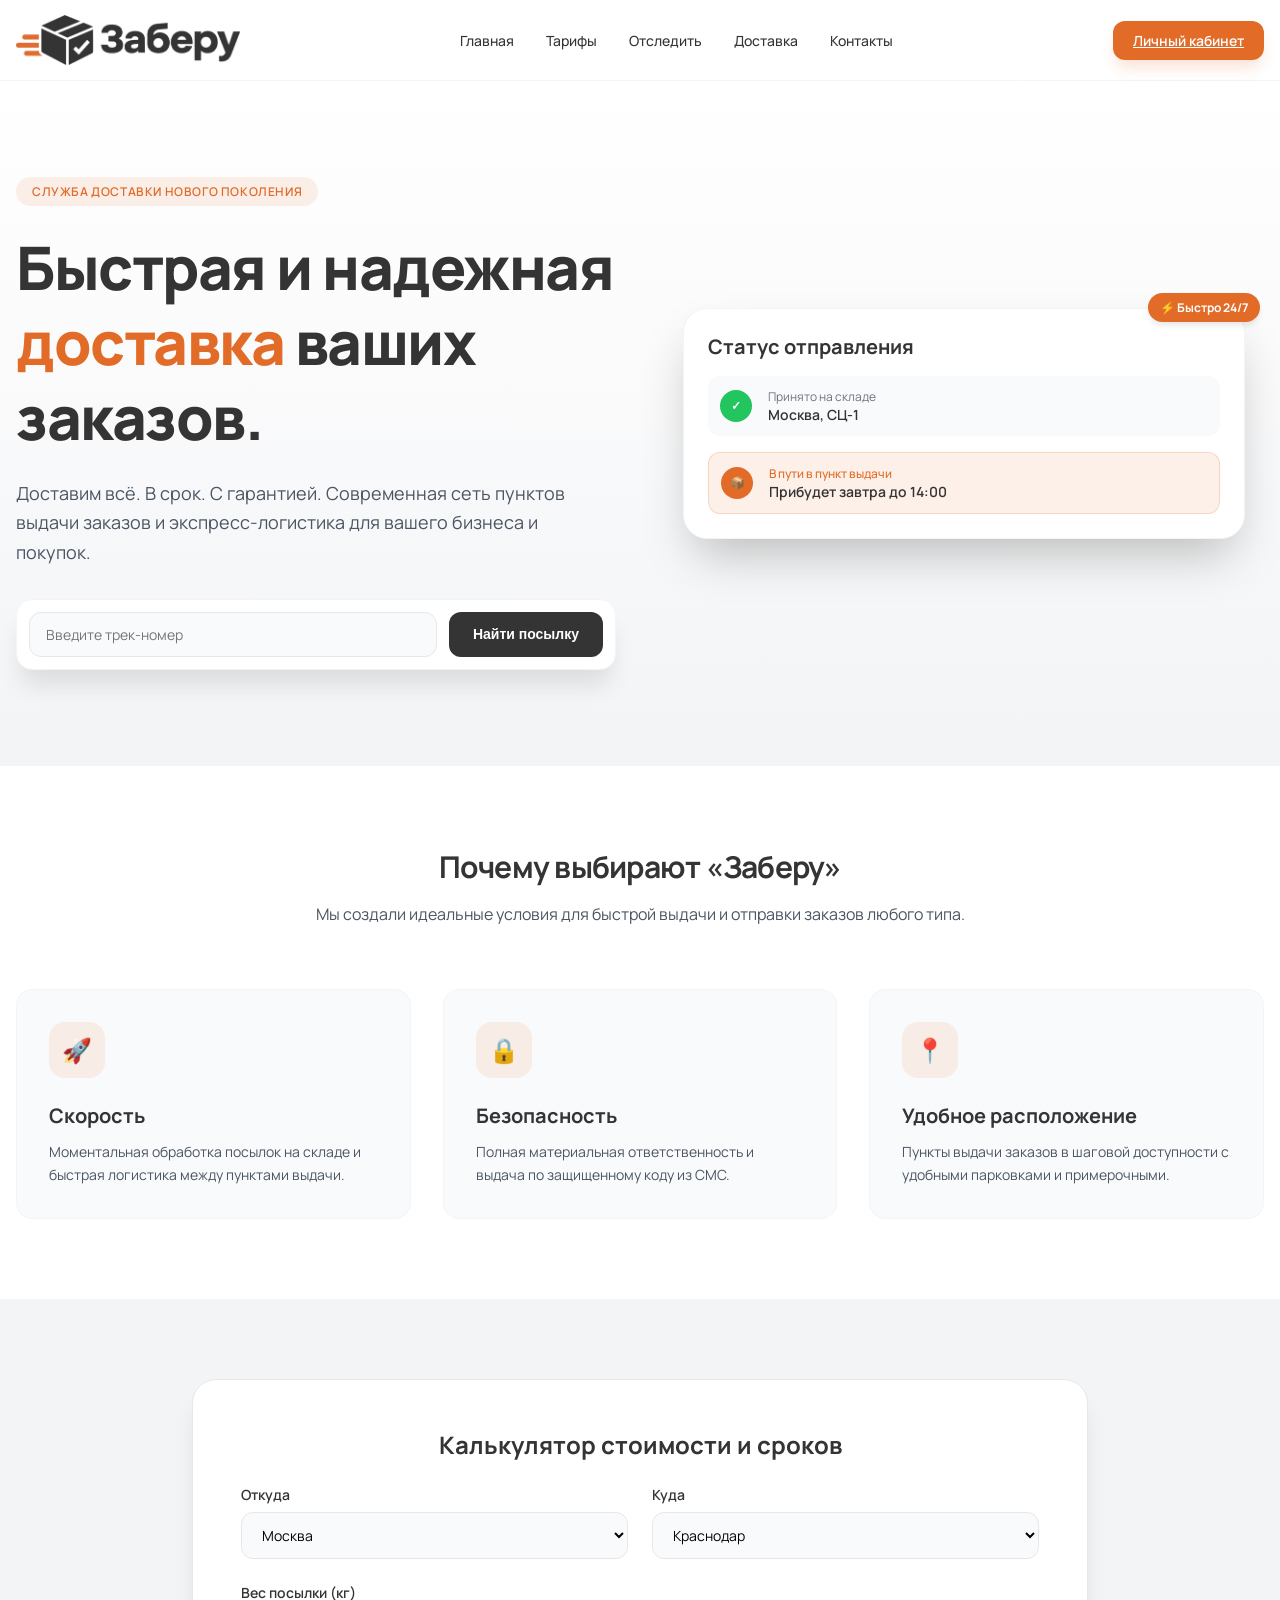
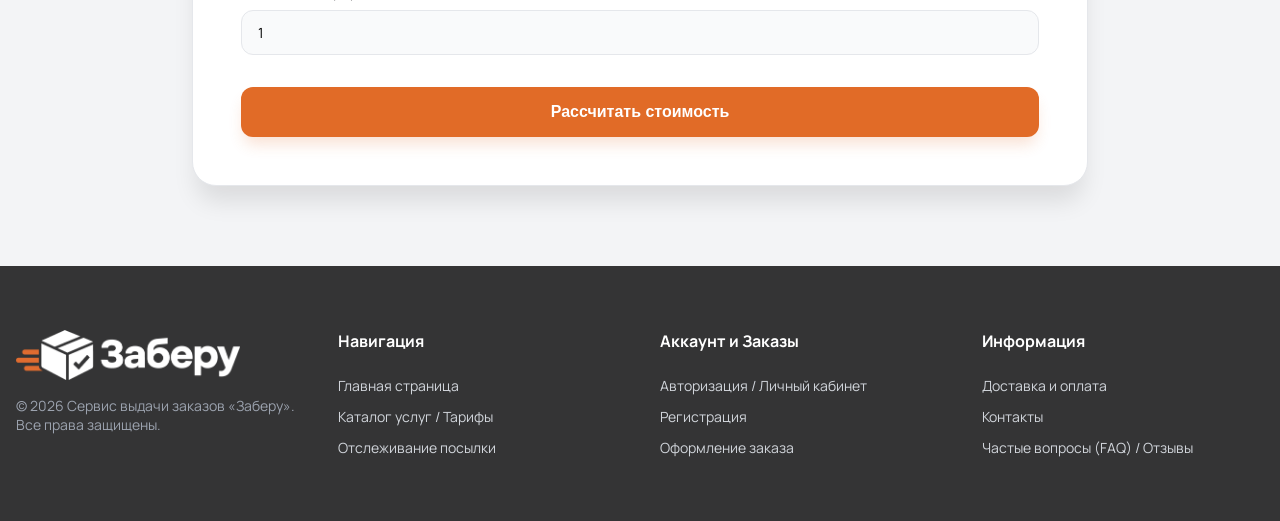
<file: index.html>
<!DOCTYPE html>
<html lang="ru">
<head>
    <meta charset="UTF-8">
    <meta name="viewport" content="width=device-width, initial-scale=1.0">
    <title>Заберу — Доставка и пункты выдачи</title>
    <link href="https://fonts.googleapis.com/css2?family=Manrope:wght@300;400;500;600;700;800&display=swap" rel="stylesheet">
    <link rel="stylesheet" href="style.css">
</head>
<body class="page-body">
    <header class="site-header">
        <div class="header-container">
            <div class="header-logo-wrap">
                <img class="logo-text" src="img\logo.png"></img>
            </div>
            <nav class="header-nav">
                <a href="index.html" class="nav-link">Главная</a>
                <a href="catalog.html" class="nav-link">Тарифы</a>
                <a href="tracking.php" class="nav-link">Отследить</a>
                <a href="delivery.html" class="nav-link">Доставка</a>
                <a href="contacts.html" class="nav-link">Контакты</a>
            </nav>
            <div>
                <a href="check_auth.php" class="btn-primary">Личный кабинет</a>
            </div>
        </div>
    </header>
    <section class="hero-section">
        <div class="hero-container">
            <div class="hero-grid">
                <div>
                    <span class="badge">
                        Служба доставки нового поколения
                    </span>
                    <h1 class="hero-title">
                        Быстрая и надежная <span class="text-orange">доставка</span> ваших заказов.
                    </h1>
                    <p class="hero-desc">
                        Доставим всё. В срок. С гарантией. Современная сеть пунктов выдачи заказов и экспресс-логистика для вашего бизнеса и покупок.
                    </p>
                    <div class="track-box">
                        <input type="text" id="trackInput" placeholder="Введите трек-номер" class="track-input">
                        <button onclick="trackParcel()" class="btn-dark">
                            Найти посылку
                        </button>
                    </div>
                    <div id="trackResult" class="track-result hidden"></div>
                </div>
                <div class="hero-card-wrapper">
                    <div class="status-card">
                        <div class="status-badge">
                            ⚡ Быстро 24/7
                        </div>
                        <h3 class="status-title">Статус отправления</h3>
                        <div class="status-list">
                            <div class="status-item-green">
                                <div class="status-icon-green">✓</div>
                                <div>
                                    <p class="status-sub">Принято на складе</p>
                                    <p class="status-main">Москва, СЦ-1</p>
                                </div>
                            </div>
                            <div class="status-item-orange">
                                <div class="status-icon-orange">📦</div>
                                <div>
                                    <p class="status-sub-orange">В пути в пункт выдачи</p>
                                    <p class="status-main">Прибудет завтра до 14:00</p>
                                </div>
                            </div>
                        </div>
                    </div>
                </div>
            </div>
        </div>
    </section>
    <section id="services" class="services-section">
        <div class="services-container">
            <div class="services-header">
                <h2 class="section-title">Почему выбирают «Заберу»</h2>
                <p class="section-desc">Мы создали идеальные условия для быстрой выдачи и отправки заказов любого типа.</p>
            </div>
            <div class="services-grid">
                <div class="service-card">
                    <div class="service-icon">🚀</div>
                    <h3 class="service-title">Скорость</h3>
                    <p class="service-text">Моментальная обработка посылок на складе и быстрая логистика между пунктами выдачи.</p>
                </div>
                <div class="service-card">
                    <div class="service-icon">🔒</div>
                    <h3 class="service-title">Безопасность</h3>
                    <p class="service-text">Полная материальная ответственность и выдача по защищенному коду из СМС.</p>
                </div>
                <div class="service-card">
                    <div class="service-icon">📍</div>
                    <h3 class="service-title">Удобное расположение</h3>
                    <p class="service-text">Пункты выдачи заказов в шаговой доступности с удобными парковками и примерочными.</p>
                </div>
            </div>
        </div>
    </section>
    <section id="calculator" class="calc-section">
        <div class="calc-container">
            <div class="calc-card">
                <h2 class="calc-title">Калькулятор стоимости и сроков</h2>
                <div class="calc-grid">
                    <div>
                        <label class="calc-label">Откуда</label>
                        <select class="calc-select">
                            <option>Москва</option>
                            <option>Санкт-Петербург</option>
                        </select>
                    </div>
                    <div>
                        <label class="calc-label">Куда</label>
                        <select class="calc-select">
                            <option>Краснодар</option>
                            <option>Екатеринбург</option>
                        </select>
                    </div>
                </div>
                <div class="calc-weight-wrap">
                    <label class="calc-label">Вес посылки (кг)</label>
                    <input type="number" value="1" min="0.1" max="50" class="calc-input">
                </div>
                <button onclick="calculateDelivery()" class="btn-calc">
                    Рассчитать стоимость
                </button>
                <div id="calcResult" class="calc-result hidden">
                    Срок доставки: 2-3 дня. Ориентировочная стоимость: 350 ₽
                </div>
            </div>
        </div>
    </section>
    <footer id="contacts" class="site-footer">
        <div class="footer-container">
            <div class="footer-col">
                <div class="footer-logo-wrap">
                    <img class="footer-title" src="img\logo-foot.png"></img>
                </div>
                <p class="footer-copy">© 2026 Сервис выдачи заказов «Заберу». Все права защищены.</p>
            </div>
            <div class="footer-col">
                <h4 class="footer-heading">Навигация</h4>
                <div class="footer-nav-list">
                    <a href="index.html" class="footer-link">Главная страница</a>
                    <a href="catalog.html" class="footer-link">Каталог услуг / Тарифы</a>
                    <a href="tracking.php" class="footer-link">Отслеживание посылки</a>
                    
                </div>
            </div>
            <div class="footer-col">
                <h4 class="footer-heading">Аккаунт и Заказы</h4>
                <div class="footer-nav-list">
                    <a href="check_auth.php" class="footer-link">Авторизация / Личный кабинет</a>
                    <a href="register.php" class="footer-link">Регистрация</a>
                    <a href="checkout.php" class="footer-link">Оформление заказа</a>
                </div>
            </div>
            <div class="footer-col">
                <h4 class="footer-heading">Информация</h4>
                <div class="footer-nav-list">
                    <a href="delivery.html" class="footer-link">Доставка и оплата</a>
                    <a href="contacts.html" class="footer-link">Контакты</a>
                    <a href="faq.php" class="footer-link">Частые вопросы (FAQ) / Отзывы</a>
                </div>
            </div>
        </div>
    </footer>
    <script>
        function trackParcel() {
            const input = document.getElementById('trackInput').value;
            const res = document.getElementById('trackResult');
            if(input.trim() !== '') {
                res.classList.remove('hidden');
                res.innerHTML = `Посылка "${input}" найдена: Статус - В пути в пункт выдачи.`;
            } else {
                alert('Пожалуйста, введите трек-номер');
            }
        }
        function calculateDelivery() {
            const res = document.getElementById('calcResult');
            res.classList.remove('hidden');
        }
        function openModal() {
            alert('Открытие формы авторизации.');
        }
    </script>
</body>
</html>
</file>
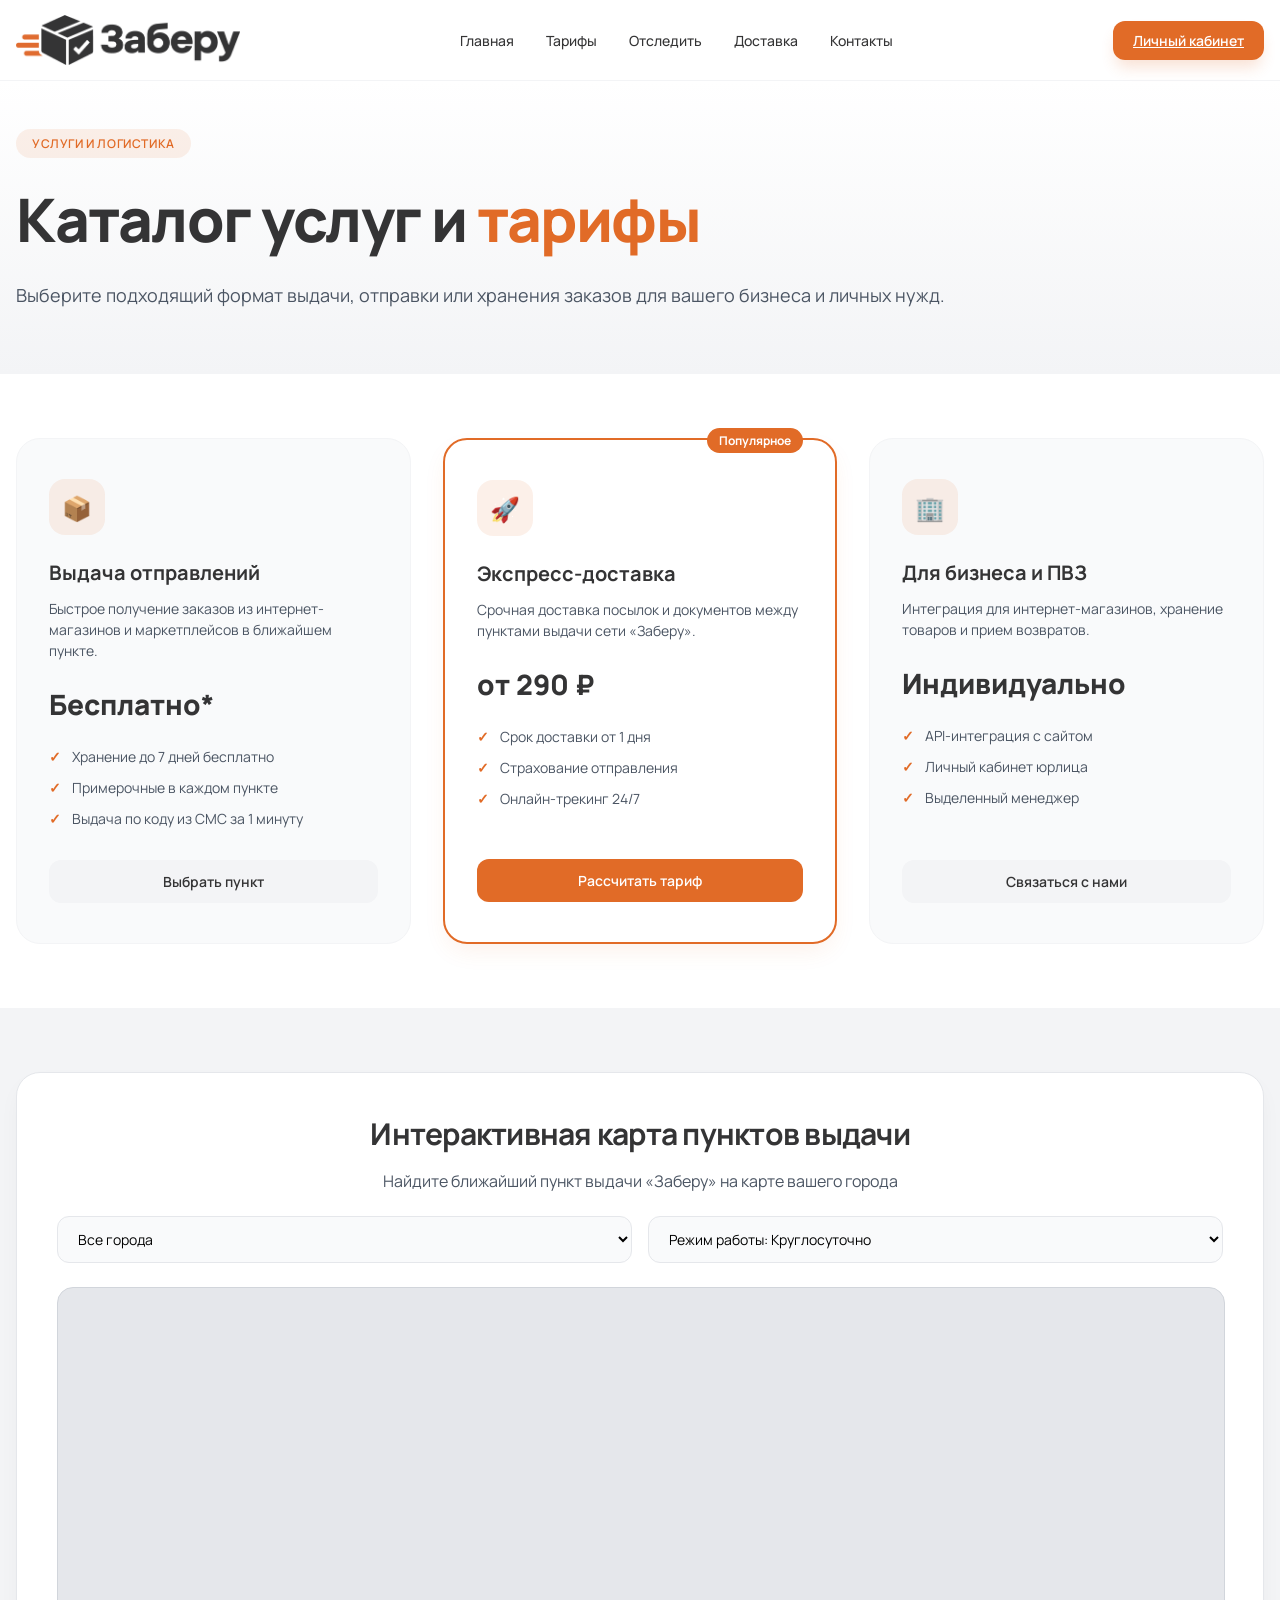
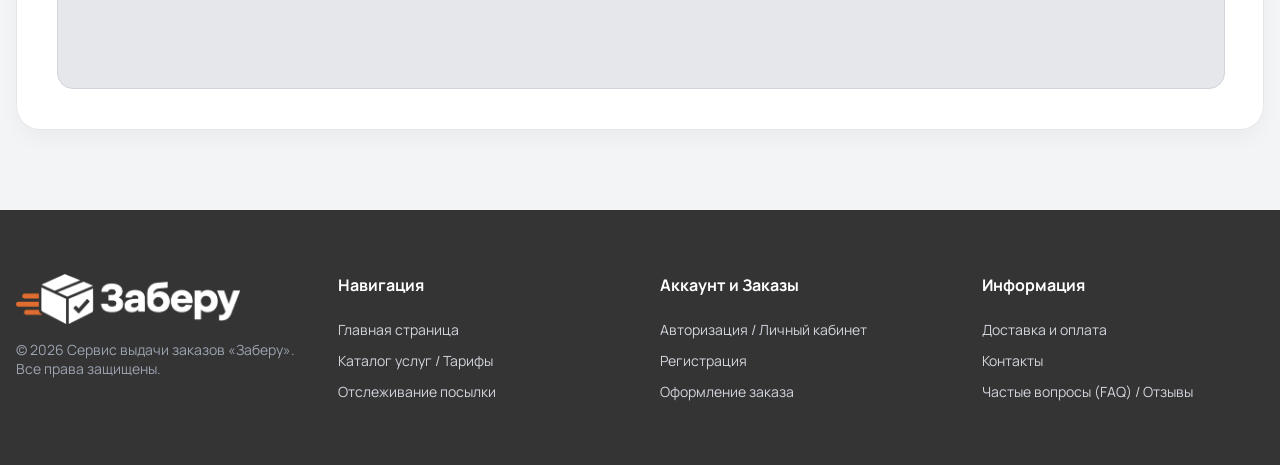
<file: catalog.html>
<!DOCTYPE html>
<html lang="ru">
<head>
    <meta charset="UTF-8">
    <meta name="viewport" content="width=device-width, initial-scale=1.0">
    <title>Заберу — Каталог услуг и тарифы</title>
    <link href="https://fonts.googleapis.com/css2?family=Manrope:wght@300;400;500;600;700;800&display=swap" rel="stylesheet">
    <link rel="stylesheet" href="style.css">
</head>
<body class="page-body">
    <header class="site-header">
        <div class="header-container">
            <div class="header-logo-wrap">
                <img class="logo-text" src="img\logo.png"></img>
            </div>
            <nav class="header-nav">
                <a href="index.html" class="nav-link">Главная</a>
                <a href="catalog.html" class="nav-link active">Тарифы</a>
                <a href="tracking.php" class="nav-link">Отследить</a>
                <a href="delivery.html" class="nav-link">Доставка</a>
                <a href="contacts.html" class="nav-link">Контакты</a>
            </nav>
            <div>
                <a href="check_auth.php" class="btn-primary">Личный кабинет</a>
            </div>
        </div>
    </header>

    <main class="main-content">
        <section class="page-header-section">
            <div class="hero-container">
                <span class="badge">Услуги и логистика</span>
                <h1 class="hero-title">Каталог услуг и <span class="text-orange">тарифы</span></h1>
                <p class="hero-desc">Выберите подходящий формат выдачи, отправки или хранения заказов для вашего бизнеса и личных нужд.</p>
            </div>
        </section>

        <section class="tariffs-section">
            <div class="hero-container">
                <div class="tariffs-grid">
                    <div class="tariff-card">
                        <div class="tariff-icon">📦</div>
                        <h3 class="tariff-title">Выдача отправлений</h3>
                        <p class="tariff-desc">Быстрое получение заказов из интернет-магазинов и маркетплейсов в ближайшем пункте.</p>
                        <div class="tariff-price">Бесплатно*</div>
                        <ul class="tariff-list">
                            <li>Хранение до 7 дней бесплатно</li>
                            <li>Примерочные в каждом пункте</li>
                            <li>Выдача по коду из СМС за 1 минуту</li>
                        </ul>
                        <a href="checkout.php" class="tariff-btn">Выбрать пункт</a>
                    </div>

                    <div class="tariff-card featured">
                        <div class="tariff-badge-top">Популярное</div>
                        <div class="tariff-icon">🚀</div>
                        <h3 class="tariff-title">Экспресс-доставка</h3>
                        <p class="tariff-desc">Срочная доставка посылок и документов между пунктами выдачи сети «Заберу».</p>
                        <div class="tariff-price">от 290 ₽</div>
                        <ul class="tariff-list">
                            <li>Срок доставки от 1 дня</li>
                            <li>Страхование отправления</li>
                            <li>Онлайн-трекинг 24/7</li>
                        </ul>
                        <a href="calculator.html" class="tariff-btn active-btn">Рассчитать тариф</a>
                    </div>

                    <div class="tariff-card">
                        <div class="tariff-icon">🏢</div>
                        <h3 class="tariff-title">Для бизнеса и ПВЗ</h3>
                        <p class="tariff-desc">Интеграция для интернет-магазинов, хранение товаров и прием возвратов.</p>
                        <div class="tariff-price">Индивидуально</div>
                        <ul class="tariff-list">
                            <li>API-интеграция с сайтом</li>
                            <li>Личный кабинет юрлица</li>
                            <li>Выделенный менеджер</li>
                        </ul>
                        <a href="contacts.html" class="tariff-btn">Связаться с нами</a>
                    </div>
                </div>
            </div>
        </section>

        <section class="map-section">
            <div class="hero-container">
                <div class="map-card">
                    <h2 class="section-title text-center">Интерактивная карта пунктов выдачи</h2>
                    <p class="section-desc text-center mb-6">Найдите ближайший пункт выдачи «Заберу» на карте вашего города</p>
                    <div class="map-filters">
                        <select class="calc-select">
                            <option>Все города</option>
                            <option>Москва</option>
                            <option>Санкт-Петербург</option>
                            <option>Казань</option>
                        </select>
                        <select class="calc-select">
                            <option>Режим работы: Круглосуточно</option>
                            <option>С примерочной</option>
                        </select>
                    </div>
                    <div class="map-placeholder">
                        <iframe 
                            src="https://yandex.ru/map-widget/v1/?um=constructor%3A7a192c7328906324901fbc65bc116f1a8e52dbcc5441e8e25d2c1c69df464a2f&source=constructor" 
                            width="100%" 
                            height="100%" 
                            frameborder="0" 
                            style="border-radius: 1rem; border: none;">
                        </iframe>
                    </div>
                </div>
            </div>
        </section>
    </main>

    <footer id="contacts" class="site-footer">
        <div class="footer-container">
            <div class="footer-col">
                <div class="footer-logo-wrap">
                    <img class="footer-title" src="img\logo-foot.png"></img>
                </div>
                <p class="footer-copy">© 2026 Сервис выдачи заказов «Заберу». Все права защищены.</p>
            </div>
            <div class="footer-col">
                <h4 class="footer-heading">Навигация</h4>
                <div class="footer-nav-list">
                    <a href="index.html" class="footer-link">Главная страница</a>
                    <a href="catalog.html" class="footer-link">Каталог услуг / Тарифы</a>
                    <a href="tracking.php" class="footer-link">Отслеживание посылки</a>

                </div>
            </div>
            <div class="footer-col">
                <h4 class="footer-heading">Аккаунт и Заказы</h4>
                <div class="footer-nav-list">
                    <a href="check_auth.php" class="footer-link">Авторизация / Личный кабинет</a>
                    <a href="register.php" class="footer-link">Регистрация</a>
                    <a href="checkout.php" class="footer-link">Оформление заказа</a>
                </div>
            </div>
            <div class="footer-col">
                <h4 class="footer-heading">Информация</h4>
                <div class="footer-nav-list">
                    <a href="delivery.html" class="footer-link">Доставка и оплата</a>
                    <a href="contacts.html" class="footer-link">Контакты</a>
                    <a href="faq.php" class="footer-link">Частые вопросы (FAQ) / Отзывы</a>
                </div>
            </div>
        </div>
    </footer>
</body>
</html>
</file>
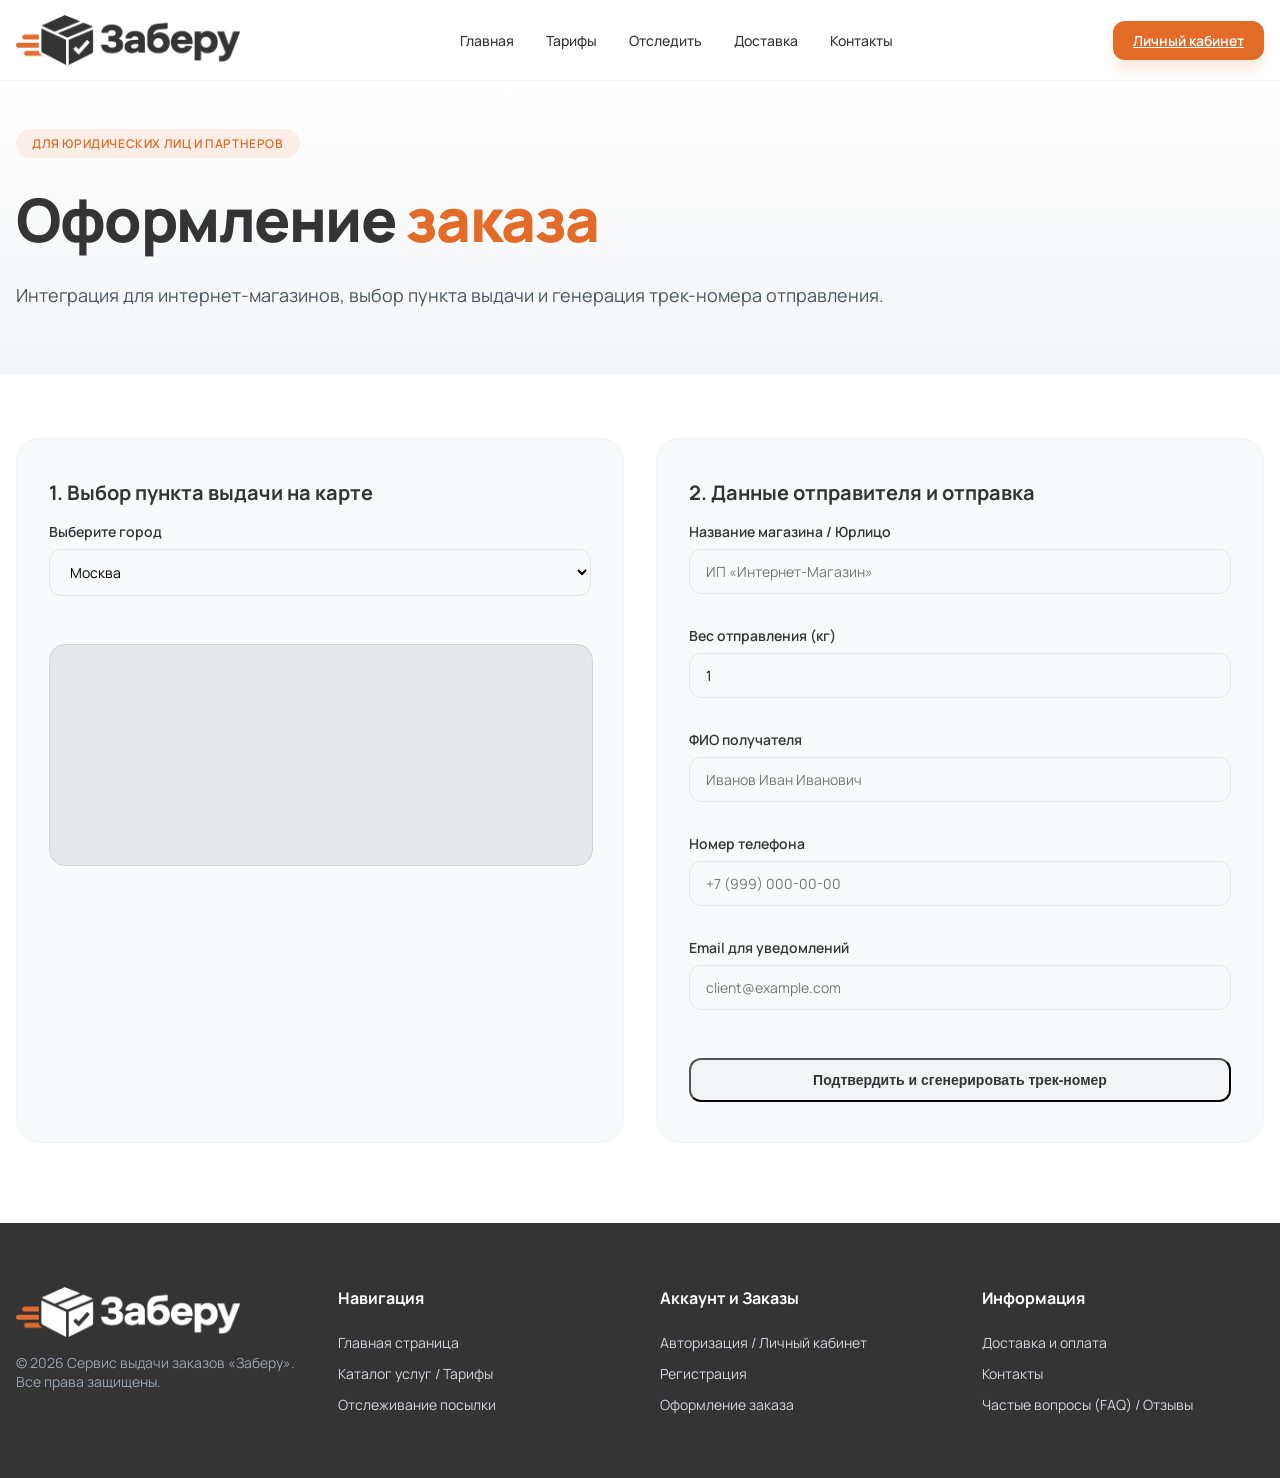
<file: checkout.html>
<!DOCTYPE html>
<html lang="ru">
<head>
    <meta charset="UTF-8">
    <meta name="viewport" content="width=device-width, initial-scale=1.0">
    <title>Заберу — Оформление заказа</title>
    <link href="https://fonts.googleapis.com/css2?family=Manrope:wght@300;400;500;600;700;800&display=swap" rel="stylesheet">
    <link rel="stylesheet" href="style.css">
</head>
<body class="page-body">
    <header class="site-header">
        <div class="header-container">
            <div class="header-logo-wrap">
                <img class="logo-text" src="img\logo.png" alt="Заберу">
            </div>
            <nav class="header-nav">
                <a href="index.html" class="nav-link">Главная</a>
                <a href="catalog.html" class="nav-link">Тарифы</a>
                <a href="tracking.php" class="nav-link">Отследить</a>
                <a href="delivery.html" class="nav-link">Доставка</a>
                <a href="contacts.html" class="nav-link">Контакты</a>
            </nav>
            <div>
                <a href="check_auth.php" class="btn-primary">Личный кабинет</a>
            </div>
        </div>
    </header>

    <main class="main-content">
        <section class="page-header-section">
            <div class="hero-container">
                <span class="badge">Для юридических лиц и партнеров</span>
                <h1 class="hero-title">Оформление <span class="text-orange">заказа</span></h1>
                <p class="hero-desc">Интеграция для интернет-магазинов, выбор пункта выдачи и генерация трек-номера отправления.</p>
            </div>
        </section>

        <section class="checkout-section">
            <div class="hero-container">
                <div class="checkout-grid">
                    <div class="delivery-card">
                        <h3 class="tariff-title mb-4">1. Выбор пункта выдачи на карте</h3>
                        <div class="calc-weight-wrap">
                            <label class="calc-label">Выберите город</label>
                            <select class="calc-select">
                                <option>Москва</option>
                                <option>Санкт-Петербург</option>
                                <option>Казань</option>
                            </select>
                        </div>
                        <div class="map-placeholder" style="height: 220px; margin-top: 1rem;">
                            <iframe 
                                src="https://yandex.ru/map-widget/v1/?um=constructor%3A7a192c7328906324901fbc65bc116f1a8e52dbcc5441e8e25d2c1c69df464a2f&source=constructor" 
                                width="100%" 
                                height="100%" 
                                frameborder="0" 
                                style="border-radius: 1rem; border: none;">
                            </iframe>
                        </div>
                    </div>

                    <div class="delivery-card">
                        <h3 class="tariff-title mb-4">2. Данные отправителя и отправка</h3>
                        <div class="calc-weight-wrap">
                            <label class="calc-label">Название магазина / Юрлицо</label>
                            <input type="text" placeholder="ИП «Интернет-Магазин»" class="calc-input">
                        </div>
                        <div class="calc-weight-wrap">
                            <label class="calc-label">Вес отправления (кг)</label>
                            <input type="number" value="1" min="0.1" max="50" class="calc-input">
                        </div>
                        <div class="calc-weight-wrap">
                            <label class="calc-label">ФИО получателя</label>
                            <input type="text" placeholder="Иванов Иван Иванович" class="calc-input">
                        </div>
                        <div class="calc-weight-wrap">
                            <label class="calc-label">Номер телефона</label>
                            <input type="text" placeholder="+7 (999) 000-00-00" class="calc-input">
                        </div>
                        <div class="calc-weight-wrap">
                            <label class="calc-label">Email для уведомлений</label>
                            <input type="email" placeholder="client@example.com" class="calc-input">
                        </div>
                        <button onclick="alert('Заказ успешно подтвержден! Трек-номер: ZAB-884920 сгенерирован.')" class="tariff-btn active-btn w-full mt-4">Подтвердить и сгенерировать трек-номер</button>
                    </div>
                </div>
            </div>
        </section>
    </main>

    <footer id="contacts" class="site-footer">
        <div class="footer-container">
            <div class="footer-col">
                <div class="footer-logo-wrap">
                    <img class="footer-title" src="img\logo-foot.png" alt="Заберу">
                </div>
                <p class="footer-copy">© 2026 Сервис выдачи заказов «Заберу». Все права защищены.</p>
            </div>
            <div class="footer-col">
                <h4 class="footer-heading">Навигация</h4>
                <div class="footer-nav-list">
                    <a href="index.html" class="footer-link">Главная страница</a>
                    <a href="catalog.html" class="footer-link">Каталог услуг / Тарифы</a>
                    <a href="tracking.php" class="footer-link">Отслеживание посылки</a>
                </div>
            </div>
            <div class="footer-col">
                <h4 class="footer-heading">Аккаунт и Заказы</h4>
                <div class="footer-nav-list">
                    <a href="check_auth.php" class="footer-link">Авторизация / Личный кабинет</a>
                    <a href="register.php" class="footer-link">Регистрация</a>
                    <a href="checkout.php" class="footer-link">Оформление заказа</a>
                </div>
            </div>
            <div class="footer-col">
                <h4 class="footer-heading">Информация</h4>
                <div class="footer-nav-list">
                    <a href="delivery.html" class="footer-link">Доставка и оплата</a>
                    <a href="contacts.html" class="footer-link">Контакты</a>
                    <a href="faq.php" class="footer-link">Частые вопросы (FAQ) / Отзывы</a>
                </div>
            </div>
        </div>
    </footer>
</body>
</html>
</file>
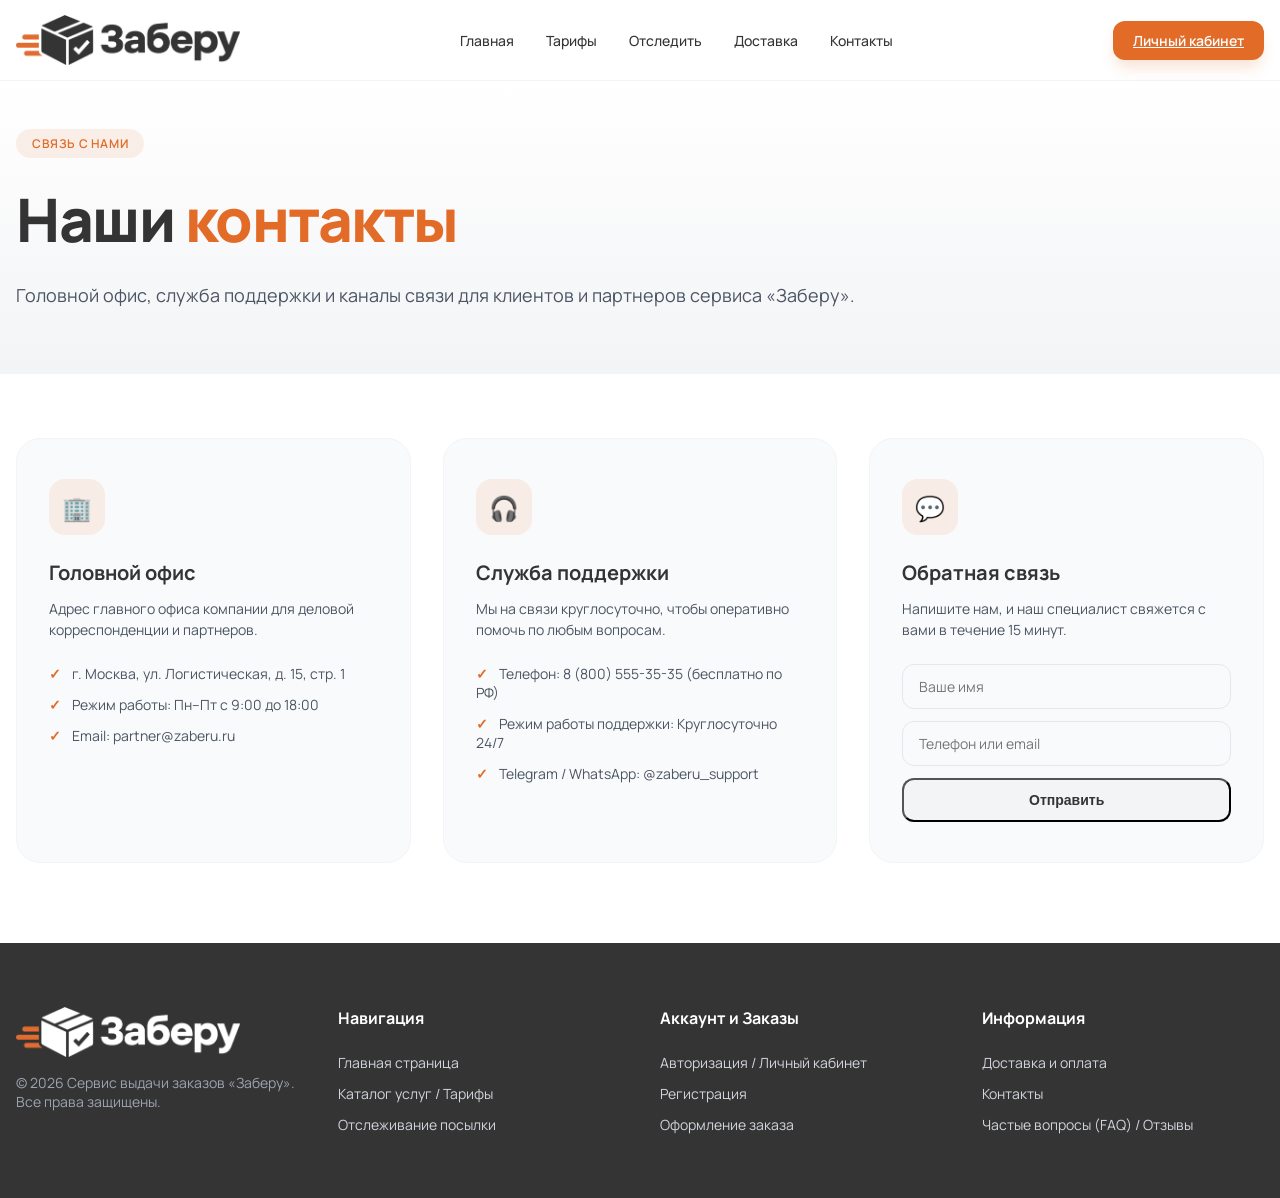
<file: contacts.html>
<!DOCTYPE html>
<html lang="ru">
<head>
    <meta charset="UTF-8">
    <meta name="viewport" content="width=device-width, initial-scale=1.0">
    <title>Заберу — Контакты и поддержка</title>
    <link href="https://fonts.googleapis.com/css2?family=Manrope:wght@300;400;500;600;700;800&display=swap" rel="stylesheet">
    <link rel="stylesheet" href="style.css">
</head>
<body class="page-body">
    <header class="site-header">
        <div class="header-container">
            <div class="header-logo-wrap">
                <img class="logo-text" src="img\logo.png"></img>
            </div>
            <nav class="header-nav">
                <a href="index.html" class="nav-link">Главная</a>
                <a href="catalog.html" class="nav-link">Тарифы</a>
                <a href="tracking.php" class="nav-link">Отследить</a>
                <a href="delivery.html" class="nav-link">Доставка</a>
                <a href="contacts.html" class="nav-link active">Контакты</a>
            </nav>
            <div>
                <a href="check_auth.php" class="btn-primary">Личный кабинет</a>
            </div>
        </div>
    </header>

    <main class="main-content">
        <section class="page-header-section">
            <div class="hero-container">
                <span class="badge">Связь с нами</span>
                <h1 class="hero-title">Наши <span class="text-orange">контакты</span></h1>
                <p class="hero-desc">Головной офис, служба поддержки и каналы связи для клиентов и партнеров сервиса «Заберу».</p>
            </div>
        </section>

        <section class="contacts-section">
            <div class="hero-container">
                <div class="contacts-grid">
                    <div class="delivery-card">
                        <div class="tariff-icon">🏢</div>
                        <h3 class="tariff-title">Головной офис</h3>
                        <p class="tariff-desc">Адрес главного офиса компании для деловой корреспонденции и партнеров.</p>
                        <ul class="tariff-list">
                            <li>г. Москва, ул. Логистическая, д. 15, стр. 1</li>
                            <li>Режим работы: Пн–Пт с 9:00 до 18:00</li>
                            <li>Email: partner@zaberu.ru</li>
                        </ul>
                    </div>

                    <div class="delivery-card">
                        <div class="tariff-icon">🎧</div>
                        <h3 class="tariff-title">Служба поддержки</h3>
                        <p class="tariff-desc">Мы на связи круглосуточно, чтобы оперативно помочь по любым вопросам.</p>
                        <ul class="tariff-list">
                            <li>Телефон: 8 (800) 555-35-35 (бесплатно по РФ)</li>
                            <li>Режим работы поддержки: Круглосуточно 24/7</li>
                            <li>Telegram / WhatsApp: @zaberu_support</li>
                        </ul>
                    </div>

                    <div class="delivery-card">
                        <div class="tariff-icon">💬</div>
                        <h3 class="tariff-title">Обратная связь</h3>
                        <p class="tariff-desc">Напишите нам, и наш специалист свяжется с вами в течение 15 минут.</p>
                        <div class="feedback-form">
                            <input type="text" placeholder="Ваше имя" class="calc-input mb-3">
                            <input type="text" placeholder="Телефон или email" class="calc-input mb-3">
                            <button onclick="alert('Сообщение отправлено! Мы свяжемся с вами.')" class="tariff-btn active-btn w-full">Отправить</button>
                        </div>
                    </div>
                </div>
            </div>
        </section>
    </main>

    <footer id="contacts" class="site-footer">
        <div class="footer-container">
            <div class="footer-col">
                <div class="footer-logo-wrap">
                    <img class="footer-title" src="img\logo-foot.png"></img>
                </div>
                <p class="footer-copy">© 2026 Сервис выдачи заказов «Заберу». Все права защищены.</p>
            </div>
            <div class="footer-col">
                <h4 class="footer-heading">Навигация</h4>
                <div class="footer-nav-list">
                    <a href="index.html" class="footer-link">Главная страница</a>
                    <a href="catalog.html" class="footer-link">Каталог услуг / Тарифы</a>
                    <a href="tracking.php" class="footer-link">Отслеживание посылки</a>
                    
                </div>
            </div>
            <div class="footer-col">
                <h4 class="footer-heading">Аккаунт и Заказы</h4>
                <div class="footer-nav-list">
                    <a href="check_auth.php" class="footer-link">Авторизация / Личный кабинет</a>
                    <a href="register.php" class="footer-link">Регистрация</a>
                    <a href="checkout.php" class="footer-link">Оформление заказа</a>
                </div>
            </div>
            <div class="footer-col">
                <h4 class="footer-heading">Информация</h4>
                <div class="footer-nav-list">
                    <a href="delivery.html" class="footer-link">Доставка и оплата</a>
                    <a href="contacts.html" class="footer-link">Контакты</a>
                    <a href="faq.php" class="footer-link">Частые вопросы (FAQ) / Отзывы</a>
                </div>
            </div>
        </div>
    </footer>
</body>
</html>
</file>
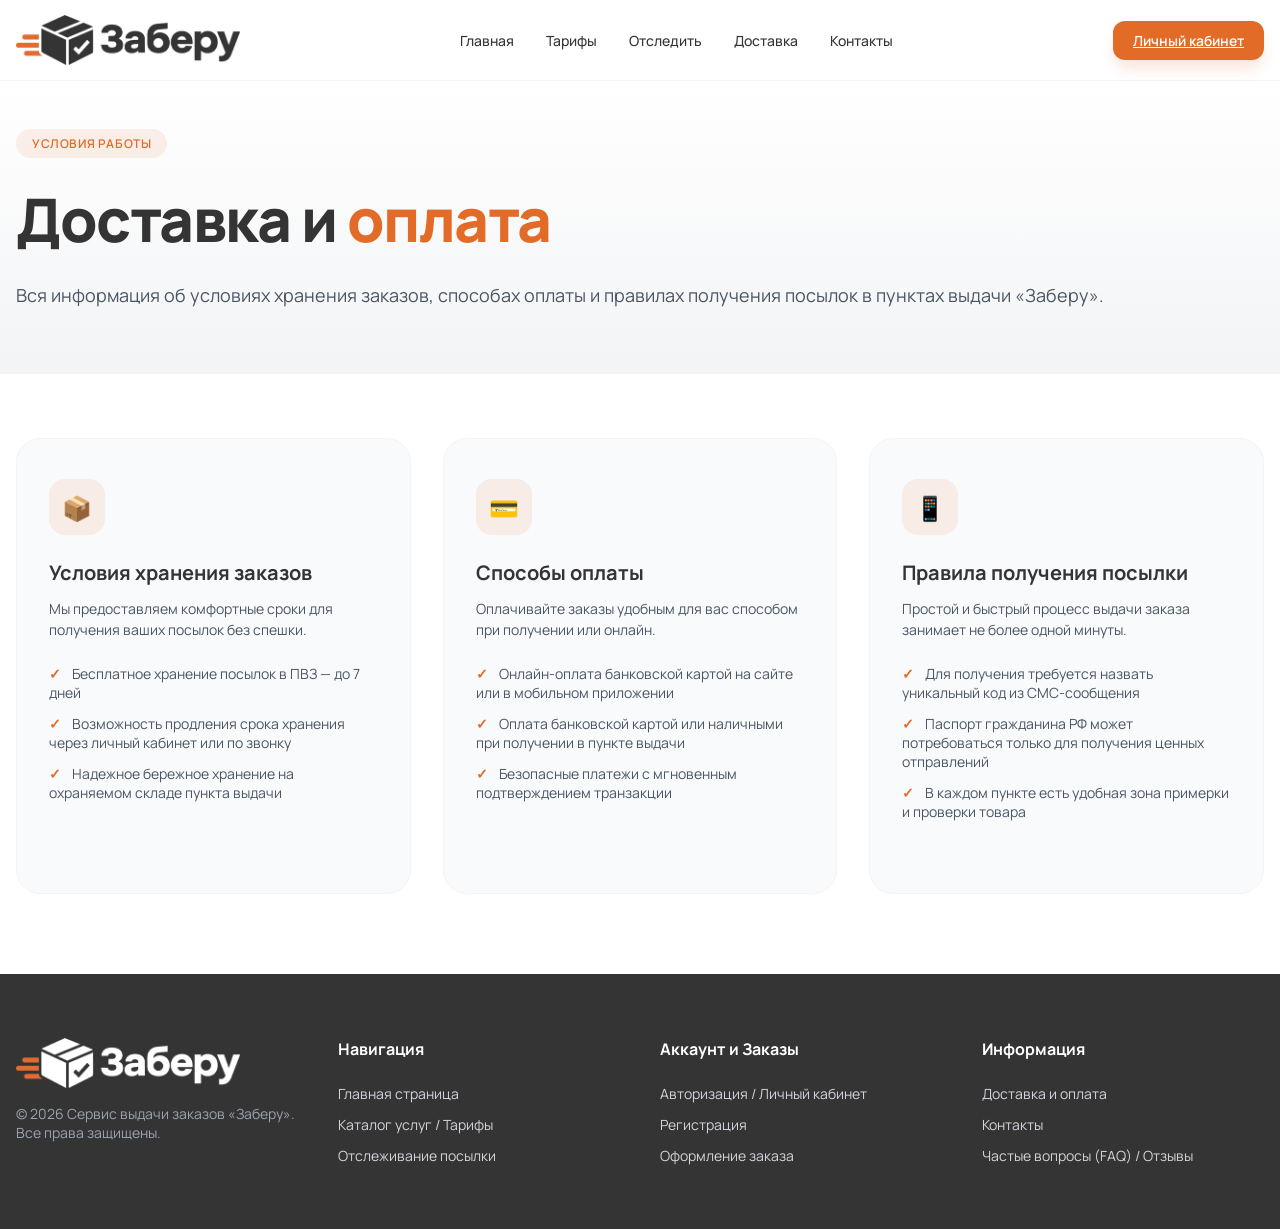
<file: delivery.html>
<!DOCTYPE html>
<html lang="ru">
<head>
    <meta charset="UTF-8">
    <meta name="viewport" content="width=device-width, initial-scale=1.0">
    <title>Заберу — Доставка и оплата</title>
    <link href="https://fonts.googleapis.com/css2?family=Manrope:wght@300;400;500;600;700;800&display=swap" rel="stylesheet">
    <link rel="stylesheet" href="style.css">
</head>
<body class="page-body">
    <header class="site-header">
        <div class="header-container">
            <div class="header-logo-wrap">
                <img class="logo-text" src="img\logo.png"></img>
            </div>
            <nav class="header-nav">
                <a href="index.html" class="nav-link">Главная</a>
                <a href="catalog.html" class="nav-link">Тарифы</a>
                <a href="tracking.php" class="nav-link">Отследить</a>
                <a href="delivery.html" class="nav-link active">Доставка</a>
                <a href="contacts.html" class="nav-link">Контакты</a>
            </nav>
            <div>
                <a href="check_auth.php" class="btn-primary">Личный кабинет</a>
            </div>
        </div>
    </header>

    <main class="main-content">
        <section class="page-header-section">
            <div class="hero-container">
                <span class="badge">Условия работы</span>
                <h1 class="hero-title">Доставка и <span class="text-orange">оплата</span></h1>
                <p class="hero-desc">Вся информация об условиях хранения заказов, способах оплаты и правилах получения посылок в пунктах выдачи «Заберу».</p>
            </div>
        </section>

        <section class="delivery-info-section">
            <div class="hero-container">
                <div class="delivery-grid">
                    <div class="delivery-card">
                        <div class="tariff-icon">📦</div>
                        <h3 class="tariff-title">Условия хранения заказов</h3>
                        <p class="tariff-desc">Мы предоставляем комфортные сроки для получения ваших посылок без спешки.</p>
                        <ul class="tariff-list">
                            <li>Бесплатное хранение посылок в ПВЗ — до 7 дней</li>
                            <li>Возможность продления срока хранения через личный кабинет или по звонку</li>
                            <li>Надежное бережное хранение на охраняемом складе пункта выдачи</li>
                        </ul>
                    </div>

                    <div class="delivery-card">
                        <div class="tariff-icon">💳</div>
                        <h3 class="tariff-title">Способы оплаты</h3>
                        <p class="tariff-desc">Оплачивайте заказы удобным для вас способом при получении или онлайн.</p>
                        <ul class="tariff-list">
                            <li>Онлайн-оплата банковской картой на сайте или в мобильном приложении</li>
                            <li>Оплата банковской картой или наличными при получении в пункте выдачи</li>
                            <li>Безопасные платежи с мгновенным подтверждением транзакции</li>
                        </ul>
                    </div>

                    <div class="delivery-card">
                        <div class="tariff-icon">📱</div>
                        <h3 class="tariff-title">Правила получения посылки</h3>
                        <p class="tariff-desc">Простой и быстрый процесс выдачи заказа занимает не более одной минуты.</p>
                        <ul class="tariff-list">
                            <li>Для получения требуется назвать уникальный код из СМС-сообщения</li>
                            <li>Паспорт гражданина РФ может потребоваться только для получения ценных отправлений</li>
                            <li>В каждом пункте есть удобная зона примерки и проверки товара</li>
                        </ul>
                    </div>
                </div>
            </div>
        </section>
    </main>

    <footer id="contacts" class="site-footer">
        <div class="footer-container">
            <div class="footer-col">
                <div class="footer-logo-wrap">
                    <img class="footer-title" src="img\logo-foot.png"></img>
                </div>
                <p class="footer-copy">© 2026 Сервис выдачи заказов «Заберу». Все права защищены.</p>
            </div>
            <div class="footer-col">
                <h4 class="footer-heading">Навигация</h4>
                <div class="footer-nav-list">
                    <a href="index.html" class="footer-link">Главная страница</a>
                    <a href="catalog.html" class="footer-link">Каталог услуг / Тарифы</a>
                    <a href="tracking.php" class="footer-link">Отслеживание посылки</a>
                    
                </div>
            </div>
            <div class="footer-col">
                <h4 class="footer-heading">Аккаунт и Заказы</h4>
                <div class="footer-nav-list">
                    <a href="check_auth.php" class="footer-link">Авторизация / Личный кабинет</a>
                    <a href="register.php" class="footer-link">Регистрация</a>
                    <a href="checkout.php" class="footer-link">Оформление заказа</a>
                </div>
            </div>
            <div class="footer-col">
                <h4 class="footer-heading">Информация</h4>
                <div class="footer-nav-list">
                    <a href="delivery.html" class="footer-link">Доставка и оплата</a>
                    <a href="contacts.html" class="footer-link">Контакты</a>
                    <a href="faq.php" class="footer-link">Частые вопросы (FAQ) / Отзывы</a>
                </div>
            </div>
        </div>
    </footer>
</body>
</html>
</file>
<file: style.css>
:root {
    --brand-orange: #E16B27;
    --brand-orange-hover: #DD6129;
    --brand-dark: #343435;
    --brand-light: #EDEDED;
    --bg-gray: #FAFAFA;
}

html {
    scroll-behavior: smooth;
}

body.page-body {
    font-family: 'Manrope', sans-serif;
    color: var(--brand-dark);
    background-color: var(--bg-gray);
    margin: 0;
    padding: 0;
    -webkit-font-smoothing: antialiased;
}

a, button, input, select {
    transition: all 0.25s ease-in-out;
}

.site-header {
    position: sticky;
    top: 0;
    z-index: 50;
    background: rgba(255, 255, 255, 0.9);
    backdrop-filter: blur(12px);
    border-bottom: 1px solid #f3f4f6;
}

.header-container {
    max-width: 80rem;
    margin: 0 auto;
    padding: 0 1rem;
    height: 5rem;
    display: flex;
    align-items: center;
    justify-content: space-between;
}

.header-logo-wrap {
    display: flex;
    align-items: center;
    gap: 0.75rem;
}

.logo-icon {

    height: 50px;


    display: flex;
    align-items: center;
    justify-content: center;
    font-weight: 700;
    font-size: 1.25rem;

}

.logo-text {
    font-size: 1.5rem;
    font-weight: 800;
    letter-spacing: -0.025em;
    color: var(--brand-dark);
    height: 50px;
}

.header-nav {
    display: none;
}

@media (min-width: 768px) {
    .header-nav {
        display: flex;
        align-items: center;
        gap: 2rem;
        font-weight: 500;
        font-size: 0.875rem;
    }
}

.nav-link {
    color: inherit;
    text-decoration: none;
}

.nav-link:hover {
    color: var(--brand-orange);
}

.btn-primary {
    background-color: var(--brand-orange);
    color: #ffffff;
    padding: 0.625rem 1.25rem;
    border-radius: 0.75rem;
    font-weight: 600;
    font-size: 0.875rem;
    border: none;
    cursor: pointer;
    box-shadow: 0 10px 15px -3px rgba(225, 107, 39, 0.2);
}

.btn-primary:hover {
    background-color: var(--brand-orange-hover);
}

.hero-section {
    position: relative;
    background: linear-gradient(to bottom, #ffffff, #f3f4f6);
    padding: 4rem 0;
    overflow: hidden;
}

@media (min-width: 1024px) {
    .hero-section {
        padding: 6rem 0;
    }
}

.hero-container {
    max-width: 80rem;
    margin: 0 auto;
    padding: 0 1rem;
    position: relative;
    z-index: 10;
}

.hero-grid {
    display: grid;
    grid-template-columns: 1fr;
    gap: 3rem;
    align-items: center;
}

@media (min-width: 1024px) {
    .hero-grid {
        grid-template-columns: repeat(2, minmax(0, 1fr));
    }
}

.badge {
    display: inline-block;
    background-color: rgba(225, 107, 39, 0.1);
    color: var(--brand-orange);
    font-weight: 600;
    padding: 0.375rem 1rem;
    border-radius: 9999px;
    font-size: 0.75rem;
    text-transform: uppercase;
    letter-spacing: 0.05em;
    margin-bottom: 1.5rem;
}

.hero-title {
    font-size: 2.25rem;
    font-weight: 800;
    letter-spacing: -0.025em;
    color: var(--brand-dark);
    line-height: 1.25;
    margin-bottom: 1.5rem;
    margin-top: 0;
}

@media (min-width: 640px) {
    .hero-title {
        font-size: 3rem;
    }
}

@media (min-width: 1024px) {
    .hero-title {
        font-size: 3.75rem;
    }
}

.text-orange {
    color: var(--brand-orange);
}

.hero-desc {
    font-size: 1.125rem;
    color: #4b5563;
    margin-bottom: 2rem;
    line-height: 1.625;
    margin-top: 0;
}

.track-box {
    background: #ffffff;
    padding: 0.75rem;
    border-radius: 1rem;
    box-shadow: 0 20px 25px -5px rgba(0, 0, 0, 0.1);
    border: 1px solid #f3f4f6;
    display: flex;
    flex-direction: column;
    gap: 0.75rem;
}

@media (min-width: 640px) {
    .track-box {
        flex-direction: row;
    }
}

.track-input {
    flex-grow: 1;
    padding: 0.75rem 1rem;
    border-radius: 0.75rem;
    background-color: #f9fafb;
    border: 1px solid #e5e7eb;
    outline: none;
    font-size: 0.875rem;
    font-family: inherit;
}

.track-input:focus {
    border-color: var(--brand-orange);
}

.btn-dark {
    background-color: var(--brand-dark);
    color: #ffffff;
    padding: 0.75rem 1.5rem;
    border-radius: 0.75rem;
    font-weight: 600;
    font-size: 0.875rem;
    border: none;
    cursor: pointer;
}

.btn-dark:hover {
    background-color: #000000;
}

.track-result {
    margin-top: 0.75rem;
    font-size: 0.875rem;
    font-weight: 500;
    color: var(--brand-orange);
}

.hidden {
    display: none;
}

.hero-card-wrapper {
    position: relative;
    display: flex;
    justify-content: center;
}

.status-card {
    width: 100%;
    max-width: 32rem;
    background: #ffffff;
    padding: 1.5rem;
    border-radius: 1.5rem;
    box-shadow: 0 25px 50px -12px rgba(0, 0, 0, 0.25);
    border: 1px solid #f3f4f6;
    position: relative;
}

.status-badge {
    position: absolute;
    top: -1rem;
    right: -1rem;
    background-color: var(--brand-orange);
    color: #ffffff;
    font-size: 0.75rem;
    font-weight: 700;
    padding: 0.375rem 0.75rem;
    border-radius: 9999px;
    box-shadow: 0 4px 6px -1px rgba(0, 0, 0, 0.1);
}

.status-title {
    font-size: 1.25rem;
    font-weight: 700;
    margin-bottom: 1rem;
    margin-top: 0;
}

.status-list {
    display: flex;
    flex-direction: column;
    gap: 1rem;
}

.status-item-green {
    display: flex;
    align-items: center;
    gap: 1rem;
    padding: 0.75rem;
    background-color: #f9fafb;
    border-radius: 0.75rem;
}

.status-icon-green {
    width: 2rem;
    height: 2rem;
    border-radius: 9999px;
    background-color: #22c55e;
    color: #ffffff;
    display: flex;
    align-items: center;
    justify-content: center;
    font-weight: 700;
    font-size: 0.75rem;
    flex-shrink: 0;
}

.status-sub {
    font-size: 0.75rem;
    color: #6b7280;
    margin: 0;
}

.status-main {
    font-size: 0.875rem;
    font-weight: 600;
    margin: 0;
}

.status-item-orange {
    display: flex;
    align-items: center;
    gap: 1rem;
    padding: 0.75rem;
    background-color: rgba(225, 107, 39, 0.1);
    border-radius: 0.75rem;
    border: 1px solid rgba(225, 107, 39, 0.2);
}

.status-icon-orange {
    width: 2rem;
    height: 2rem;
    border-radius: 9999px;
    background-color: var(--brand-orange);
    color: #ffffff;
    display: flex;
    align-items: center;
    justify-content: center;
    font-weight: 700;
    font-size: 0.75rem;
    flex-shrink: 0;
}

.status-sub-orange {
    font-size: 0.75rem;
    color: var(--brand-orange);
    font-weight: 500;
    margin: 0;
}

.services-section {
    padding: 5rem 0;
    background-color: #ffffff;
}

.services-container {
    max-width: 80rem;
    margin: 0 auto;
    padding: 0 1rem;
}

.services-header {
    text-align: center;
    max-width: 42rem;
    margin: 0 auto 4rem auto;
}

.section-title {
    font-size: 1.875rem;
    font-weight: 700;
    letter-spacing: -0.025em;
    margin-bottom: 1rem;
    margin-top: 0;
}

.section-desc {
    color: #4b5563;
    margin: 0;
}

.services-grid {
    display: grid;
    grid-template-columns: 1fr;
    gap: 2rem;
}

@media (min-width: 768px) {
    .services-grid {
        grid-template-columns: repeat(3, minmax(0, 1fr));
    }
}

.service-card {
    padding: 2rem;
    border-radius: 1rem;
    background-color: #f9fafb;
    border: 1px solid #f3f4f6;
}

.service-card:hover {
    background-color: rgba(225, 107, 39, 0.05);
}

.service-icon {
    width: 3.5rem;
    height: 3.5rem;
    background-color: rgba(225, 107, 39, 0.1);
    border-radius: 1rem;
    display: flex;
    align-items: center;
    justify-content: center;
    color: var(--brand-orange);
    font-weight: 700;
    font-size: 1.5rem;
    margin-bottom: 1.5rem;
}

.service-title {
    font-size: 1.25rem;
    font-weight: 700;
    margin-bottom: 0.75rem;
    margin-top: 0;
}

.service-text {
    color: #4b5563;
    font-size: 0.875rem;
    line-height: 1.625;
    margin: 0;
}

.calc-section {
    padding: 5rem 0;
    background-color: #f3f4f6;
}

.calc-container {
    max-width: 56rem;
    margin: 0 auto;
    padding: 0 1rem;
}

.calc-card {
    background: #ffffff;
    border-radius: 1.5rem;
    box-shadow: 0 20px 25px -5px rgba(0, 0, 0, 0.1);
    padding: 2rem;
    border: 1px solid #e5e7eb;
}

@media (min-width: 1024px) {
    .calc-card {
        padding: 3rem;
    }
}

.calc-title {
    font-size: 1.5rem;
    font-weight: 700;
    margin-bottom: 1.5rem;
    text-align: center;
    margin-top: 0;
}

.calc-grid {
    display: grid;
    grid-template-columns: 1fr;
    gap: 1.5rem;
    margin-bottom: 1.5rem;
}

@media (min-width: 768px) {
    .calc-grid {
        grid-template-columns: repeat(2, minmax(0, 1fr));
    }
}

.calc-label {
    display: block;
    font-size: 0.875rem;
    font-weight: 600;
    margin-bottom: 0.5rem;
}

.calc-select, .calc-input {
    width: 100%;
    padding: 0.75rem 1rem;
    border-radius: 0.75rem;
    background-color: #f9fafb;
    border: 1px solid #e5e7eb;
    outline: none;
    font-size: 0.875rem;
    box-sizing: border-box;
    font-family: inherit;
}

.calc-select:focus, .calc-input:focus {
    border-color: var(--brand-orange);
}

.calc-weight-wrap {
    margin-bottom: 2rem;
}

.btn-calc {
    width: 100%;
    background-color: var(--brand-orange);
    color: #ffffff;
    padding: 1rem;
    border-radius: 0.75rem;
    font-weight: 700;
    font-size: 1rem;
    border: none;
    cursor: pointer;
    box-shadow: 0 10px 15px -3px rgba(225, 107, 39, 0.2);
}

.btn-calc:hover {
    background-color: var(--brand-orange-hover);
}

.calc-result {
    margin-top: 1.5rem;
    padding: 1rem;
    background-color: rgba(225, 107, 39, 0.1);
    color: var(--brand-dark);
    font-weight: 600;
    border-radius: 0.75rem;
    text-align: center;
}

.site-footer {
    background-color: var(--brand-dark);
    color: #ffffff;
    padding: 4rem 0;
}

.footer-container {
    max-width: 80rem;
    margin: 0 auto;
    padding: 0 1rem;
    display: grid;
    grid-template-columns: 1fr;
    gap: 2.5rem;
}

@media (min-width: 768px) {
    .footer-container {
        grid-template-columns: repeat(4, minmax(0, 1fr));
    }
}

.footer-col {
    display: flex;
    flex-direction: column;
    gap: 1rem;
}

.footer-logo-wrap {
    display: flex;
    align-items: center;
    gap: 0.75rem;
}

.footer-logo {
    width: 2.5rem;
    height: 2.5rem;
    border-radius: 0.75rem;
    background-color: var(--brand-orange);
    color: #ffffff;
    display: flex;
    align-items: center;
    justify-content: center;
    font-weight: 700;
    font-size: 1.25rem;
}

.footer-title {
    font-size: 1.5rem;
    font-weight: 800;
    letter-spacing: -0.025em;
    height: 50px;
}

.footer-copy {
    font-size: 0.875rem;
    color: #9ca3af;
    margin: 0;
}

.footer-heading {
    font-size: 1rem;
    font-weight: 700;
    color: #ffffff;
    margin: 0 0 0.5rem 0;
}

.footer-nav-list {
    display: flex;
    flex-direction: column;
    gap: 0.75rem;
}

.footer-link {
    font-size: 0.875rem;
    color: #d1d5db;
    text-decoration: none;
}

.footer-link:hover {
    color: var(--brand-orange);
}

.page-header-section {
    padding: 3rem 0 2rem 0;
    background: linear-gradient(to bottom, #ffffff, #f3f4f6);
}

.tariffs-section {
    padding: 4rem 0;
    background-color: #ffffff;
}

.tariffs-grid {
    display: grid;
    grid-template-columns: 1fr;
    gap: 2rem;
}

@media (min-width: 768px) {
    .tariffs-grid {
        grid-template-columns: repeat(3, minmax(0, 1fr));
    }
}

.tariff-card {
    background-color: #f9fafb;
    border: 1px solid #f3f4f6;
    border-radius: 1.5rem;
    padding: 2.5rem 2rem;
    display: flex;
    flex-direction: column;
    position: relative;
    transition: transform 0.25s ease;
}

.tariff-card:hover {
    transform: translateY(-5.5px);
    box-shadow: 0 20px 25px -5px rgba(0, 0, 0, 0.05);
}

.tariff-card.featured {
    background-color: #ffffff;
    border: 2px solid var(--brand-orange);
    box-shadow: 0 10px 25px -5px rgba(225, 107, 39, 0.1);
}

.tariff-badge-top {
    position: absolute;
    top: -12px;
    right: 2rem;
    background-color: var(--brand-orange);
    color: #ffffff;
    font-size: 0.75rem;
    font-weight: 700;
    padding: 0.25rem 0.75rem;
    border-radius: 9999px;
}

.tariff-icon {
    width: 3.5rem;
    height: 3.5rem;
    background-color: rgba(225, 107, 39, 0.1);
    border-radius: 1rem;
    display: flex;
    align-items: center;
    justify-content: center;
    font-size: 1.5rem;
    margin-bottom: 1.5rem;
}

.tariff-title {
    font-size: 1.25rem;
    font-weight: 700;
    margin: 0 0 0.75rem 0;
}

.tariff-desc {
    font-size: 0.875rem;
    color: #4b5563;
    margin: 0 0 1.5rem 0;
    line-height: 1.5;
}

.tariff-price {
    font-size: 1.75rem;
    font-weight: 800;
    color: var(--brand-dark);
    margin-bottom: 1.5rem;
}

.tariff-list {
    list-style: none;
    padding: 0;
    margin: 0 0 2rem 0;
    display: flex;
    flex-direction: column;
    gap: 0.75rem;
    font-size: 0.875rem;
    color: #4b5563;
    flex-grow: 1;
}

.tariff-list li::before {
    content: "✓ ";
    color: var(--brand-orange);
    font-weight: 700;
    margin-right: 0.5rem;
}

.tariff-btn {
    display: block;
    text-align: center;
    background-color: #f3f4f6;
    color: var(--brand-dark);
    padding: 0.75rem 1rem;
    border-radius: 0.75rem;
    font-weight: 600;
    font-size: 0.875rem;
    text-decoration: none;
}

.tariff-btn:hover {
    background-color: #e5e7eb;
}

.tariff-card.featured .tariff-btn.active-btn {
    background-color: var(--brand-orange);
    color: #ffffff;
}

.tariff-card.featured .tariff-btn.active-btn:hover {
    background-color: var(--brand-orange-hover);
}

.map-section {
    padding: 4rem 0 5rem 0;
    background-color: #f3f4f6;
}

.map-card {
    background: #ffffff;
    border-radius: 1.5rem;
    padding: 2.5rem;
    box-shadow: 0 10px 25px -5px rgba(0, 0, 0, 0.05);
    border: 1px solid #e5e7eb;
}

.map-filters {
    display: grid;
    grid-template-columns: 1fr;
    gap: 1rem;
    margin-bottom: 1.5rem;
}

@media (min-width: 768px) {
    .map-filters {
        grid-template-columns: repeat(2, minmax(0, 1fr));
    }
}

.map-placeholder {
    width: 100%;
    height: 400px;
    background-color: #e5e7eb;
    border-radius: 1rem;
    overflow: hidden;
    border: 1px solid #d1d5db;
}

.text-center {
    text-align: center;
}

.mb-6 {
    margin-bottom: 1.5rem;
}

.tracking-main-section {
    padding: 3rem 0 5rem 0;
    background-color: #ffffff;
}

.tracking-search-box {
    max-width: 48rem;
    margin: 0 auto 3rem auto;
    background: #ffffff;
    padding: 1rem;
    border-radius: 1.25rem;
    box-shadow: 0 10px 25px -5px rgba(0, 0, 0, 0.08);
    border: 1px solid #e5e7eb;
    display: flex;
    flex-direction: column;
    gap: 0.75rem;
}

@media (min-width: 640px) {
    .tracking-search-box {
        flex-direction: row;
    }
}

.track-input-large {
    flex-grow: 1;
    padding: 1rem 1.25rem;
    border-radius: 0.75rem;
    background-color: #f9fafb;
    border: 1px solid #e5e7eb;
    outline: none;
    font-size: 1rem;
    font-family: inherit;
}

.track-input-large:focus {
    border-color: var(--brand-orange);
}

.btn-dark-large {
    background-color: var(--brand-dark);
    color: #ffffff;
    padding: 1rem 2rem;
    border-radius: 0.75rem;
    font-weight: 700;
    font-size: 1rem;
    border: none;
    cursor: pointer;
}

.btn-dark-large:hover {
    background-color: #000000;
}

.tracking-details-card {
    max-width: 48rem;
    margin: 0 auto;
    background: #ffffff;
    border-radius: 1.5rem;
    padding: 2.5rem;
    box-shadow: 0 20px 25px -5px rgba(0, 0, 0, 0.05);
    border: 1px solid #e5e7eb;
}

.tracking-status-header {
    display: flex;
    justify-content: space-between;
    align-items: flex-start;
    border-bottom: 1px solid #f3f4f6;
    padding-bottom: 1.5rem;
    margin-bottom: 2rem;
    flex-direction: column;
    gap: 1rem;
}

@media (min-width: 640px) {
    .tracking-status-header {
        flex-direction: row;
        align-items: center;
    }
}

.track-number-label {
    font-size: 0.875rem;
    color: #6b7280;
    margin: 0 0 0.25rem 0;
}

.font-bold {
    font-weight: 700;
    color: var(--brand-dark);
}

.track-status-title {
    font-size: 1.5rem;
    font-weight: 800;
    margin: 0;
    color: var(--brand-dark);
}

.track-badge-status {
    background-color: rgba(225, 107, 39, 0.1);
    color: var(--brand-orange);
    font-weight: 700;
    font-size: 0.75rem;
    padding: 0.375rem 0.875rem;
    border-radius: 9999px;
    text-transform: uppercase;
}

.tracking-timeline {
    display: flex;
    flex-direction: column;
    gap: 1.5rem;
    margin-bottom: 2.5rem;
    position: relative;
    padding-left: 1rem;
}

.tracking-timeline::before {
    content: '';
    position: absolute;
    top: 0.5rem;
    bottom: 0.5rem;
    left: 1.85rem;
    width: 2px;
    background-color: #e5e7eb;
}

.timeline-item {
    display: flex;
    gap: 1.5rem;
    position: relative;
}

.timeline-dot {
    width: 2rem;
    height: 2rem;
    border-radius: 9999px;
    background-color: #f3f4f6;
    color: #9ca3af;
    display: flex;
    align-items: center;
    justify-content: center;
    font-weight: 700;
    font-size: 0.75rem;
    flex-shrink: 0;
    z-index: 2;
}

.timeline-item.completed .timeline-dot {
    background-color: #22c55e;
    color: #ffffff;
}

.timeline-item.active .timeline-dot {
    background-color: var(--brand-orange);
    color: #ffffff;
    box-shadow: 0 0 0 4px rgba(225, 107, 39, 0.2);
}

.timeline-content {
    flex-grow: 1;
}

.timeline-time {
    font-size: 0.75rem;
    color: #6b7280;
    margin: 0 0 0.25rem 0;
}

.timeline-title {
    font-size: 1rem;
    font-weight: 700;
    margin: 0 0 0.125rem 0;
    color: var(--brand-dark);
}

.timeline-desc {
    font-size: 0.875rem;
    color: #4b5563;
    margin: 0;
}

.parcel-meta-grid {
    display: grid;
    grid-template-columns: 1fr;
    gap: 1rem;
    background-color: #f9fafb;
    padding: 1.5rem;
    border-radius: 1rem;
    border: 1px solid #f3f4f6;
}

@media (min-width: 768px) {
    .parcel-meta-grid {
        grid-template-columns: repeat(3, minmax(0, 1fr));
    }
}

.meta-box {
    display: flex;
    flex-direction: column;
    gap: 0.25rem;
}

.meta-label {
    font-size: 0.75rem;
    color: #6b7280;
}

.meta-value {
    font-size: 0.875rem;
    font-weight: 700;
    color: var(--brand-dark);
}

.delivery-info-section {
    padding: 4rem 0 5rem 0;
    background-color: #ffffff;
}

.delivery-grid {
    display: grid;
    grid-template-columns: 1fr;
    gap: 2rem;
}

@media (min-width: 768px) {
    .delivery-grid {
        grid-template-columns: repeat(3, minmax(0, 1fr));
    }
}

.delivery-card {
    background-color: #f9fafb;
    border: 1px solid #f3f4f6;
    border-radius: 1.5rem;
    padding: 2.5rem 2rem;
    display: flex;
    flex-direction: column;
}

.delivery-card:hover {
    box-shadow: 0 10px 25px -5px rgba(0, 0, 0, 0.05);
}

.contacts-section {
    padding: 4rem 0 5rem 0;
    background-color: #ffffff;
}

.contacts-grid {
    display: grid;
    grid-template-columns: 1fr;
    gap: 2rem;
}

@media (min-width: 768px) {
    .contacts-grid {
        grid-template-columns: repeat(3, minmax(0, 1fr));
    }
}

.feedback-form {
    display: flex;
    flex-direction: column;
    margin-top: auto;
}

.mb-3 {
    margin-bottom: 0.75rem;
}

.w-full {
    width: 100%;
}

.faq-section {
    padding: 4rem 0 5rem 0;
    background-color: #ffffff;
}

.faq-grid {
    display: grid;
    grid-template-columns: 1fr;
    gap: 2rem;
    margin-bottom: 4rem;
}

@media (min-width: 768px) {
    .faq-grid {
        grid-template-columns: repeat(3, minmax(0, 1fr));
    }
}

.review-box-container {
    margin-top: 3rem;
}

.max-w-xl {
    max-width: 36rem;
}

.mx-auto {
    margin-left: auto;
    margin-right: auto;
}

.auth-body {
    display: flex;
    align-items: center;
    justify-content: center;
    min-height: 100vh;
    background: linear-gradient(to bottom, #ffffff, #f3f4f6);
}

.auth-container {
    width: 100%;
    max-width: 28rem;
    padding: 1rem;
}

.auth-card {
    background: #ffffff;
    border-radius: 1.5rem;
    padding: 2.5rem;
    box-shadow: 0 20px 25px -5px rgba(0, 0, 0, 0.08);
    border: 1px solid #e5e7eb;
}

.auth-header {
    text-align: center;
    margin-bottom: 2rem;
    display: flex;
    flex-direction: column;
    align-items: center;
}

.auth-title {
    font-size: 1.5rem;
    font-weight: 800;
    margin: 0 0 0.5rem 0;
    color: var(--brand-dark);
}

.auth-subtitle {
    font-size: 0.875rem;
    color: #6b7280;
    margin: 0;
}

.auth-tabs {
    display: grid;
    grid-template-columns: repeat(2, minmax(0, 1fr));
    background-color: #f3f4f6;
    padding: 0.375rem;
    border-radius: 0.75rem;
    margin-bottom: 2rem;
}

.auth-tab {
    background: transparent;
    border: none;
    padding: 0.625rem;
    font-weight: 600;
    font-size: 0.875rem;
    color: #4b5563;
    border-radius: 0.5rem;
    cursor: pointer;
}

.auth-tab.active {
    background-color: #ffffff;
    color: var(--brand-dark);
    box-shadow: 0 4px 6px -1px rgba(0, 0, 0, 0.05);
}

.auth-footer-link {
    text-align: center;
    margin-top: 1.5rem;
    font-size: 0.875rem;
}

.checkout-section {
    padding: 4rem 0 5rem 0;
    background-color: #ffffff;
}

.checkout-grid {
    display: grid;
    grid-template-columns: 1fr;
    gap: 2rem;
}

@media (min-width: 768px) {
    .checkout-grid {
        grid-template-columns: repeat(2, minmax(0, 1fr));
    }
}

.mb-4 {
    margin-bottom: 1rem;
}

.mt-4 {
    margin-top: 1rem;
}

.cabinet-section {
    padding: 4rem 0 5rem 0;
    background-color: #ffffff;
}

.cabinet-grid {
    display: grid;
    grid-template-columns: 1fr;
    gap: 2rem;
}

@media (min-width: 1024px) {
    .cabinet-grid {
        grid-template-columns: 320px 1fr;
    }
}

.profile-header-card {
    display: flex;
    align-items: center;
    gap: 1rem;
    padding-bottom: 1.5rem;
    border-bottom: 1px solid #f3f4f6;
    margin-bottom: 1.5rem;
}

.profile-avatar {
    width: 3.5rem;
    height: 3.5rem;
    border-radius: 9999px;
    background-color: var(--brand-orange);
    color: #ffffff;
    display: flex;
    align-items: center;
    justify-content: center;
    font-weight: 700;
    font-size: 1.5rem;
    flex-shrink: 0;
}

.text-gray {
    color: #6b7280;
    margin: 0;
}

.profile-menu {
    display: flex;
    flex-direction: column;
    gap: 0.5rem;
}

.profile-menu-item {
    padding: 0.75rem 1rem;
    border-radius: 0.75rem;
    font-size: 0.875rem;
    font-weight: 600;
    color: var(--brand-dark);
    text-decoration: none;
    transition: background-color 0.2s;
}

.profile-menu-item:hover, .profile-menu-item.active {
    background-color: rgba(225, 107, 39, 0.1);
    color: var(--brand-orange);
}

.orders-list {
    display: flex;
    flex-direction: column;
    gap: 1rem;
}

.order-item-card {
    display: flex;
    justify-content: space-between;
    align-items: center;
    padding: 1.25rem;
    background-color: #f9fafb;
    border-radius: 1rem;
    border: 1px solid #f3f4f6;
    flex-direction: column;
    gap: 1rem;
    align-items: flex-start;
}

@media (min-width: 640px) {
    .order-item-card {
        flex-direction: row;
        align-items: center;
    }
}

.order-status-badge {
    font-size: 0.75rem;
    font-weight: 700;
    padding: 0.25rem 0.75rem;
    border-radius: 9999px;
    text-transform: uppercase;
}

.order-status-badge.active {
    background-color: rgba(225, 107, 39, 0.1);
    color: var(--brand-orange);
}

.order-status-badge.completed {
    background-color: rgba(34, 197, 94, 0.1);
    color: #16a34a;
}

.fav-pvz-card {
    display: flex;
    justify-content: space-between;
    align-items: center;
    padding: 1.25rem;
    background-color: #f9fafb;
    border-radius: 1rem;
    border: 1px solid #f3f4f6;
    flex-direction: column;
    gap: 1rem;
    align-items: flex-start;
}

@media (min-width: 640px) {
    .fav-pvz-card {
        flex-direction: row;
        align-items: center;
    }
}
</file>
